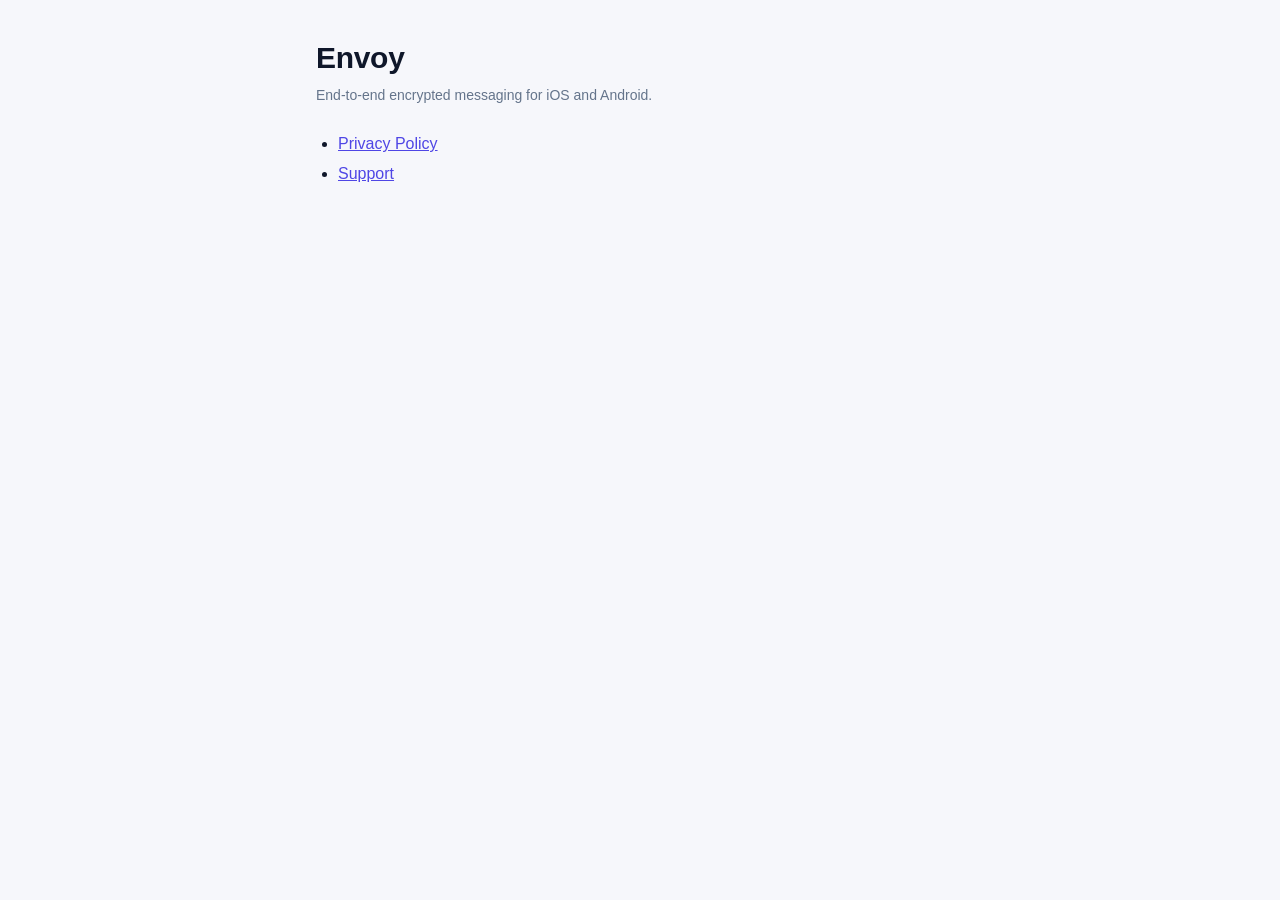
<file: index.html>
<!doctype html>
<html lang="en"><head><meta charset="utf-8"><meta name="viewport" content="width=device-width,initial-scale=1">
<title>Envoy</title><link rel="stylesheet" href="style.css"></head><body><main>
<h1>Envoy</h1>
<p class="date">End-to-end encrypted messaging for iOS and Android.</p>
<ul><li><a href="privacy.html">Privacy Policy</a></li><li><a href="support.html">Support</a></li></ul>
</main></body></html>
</file>
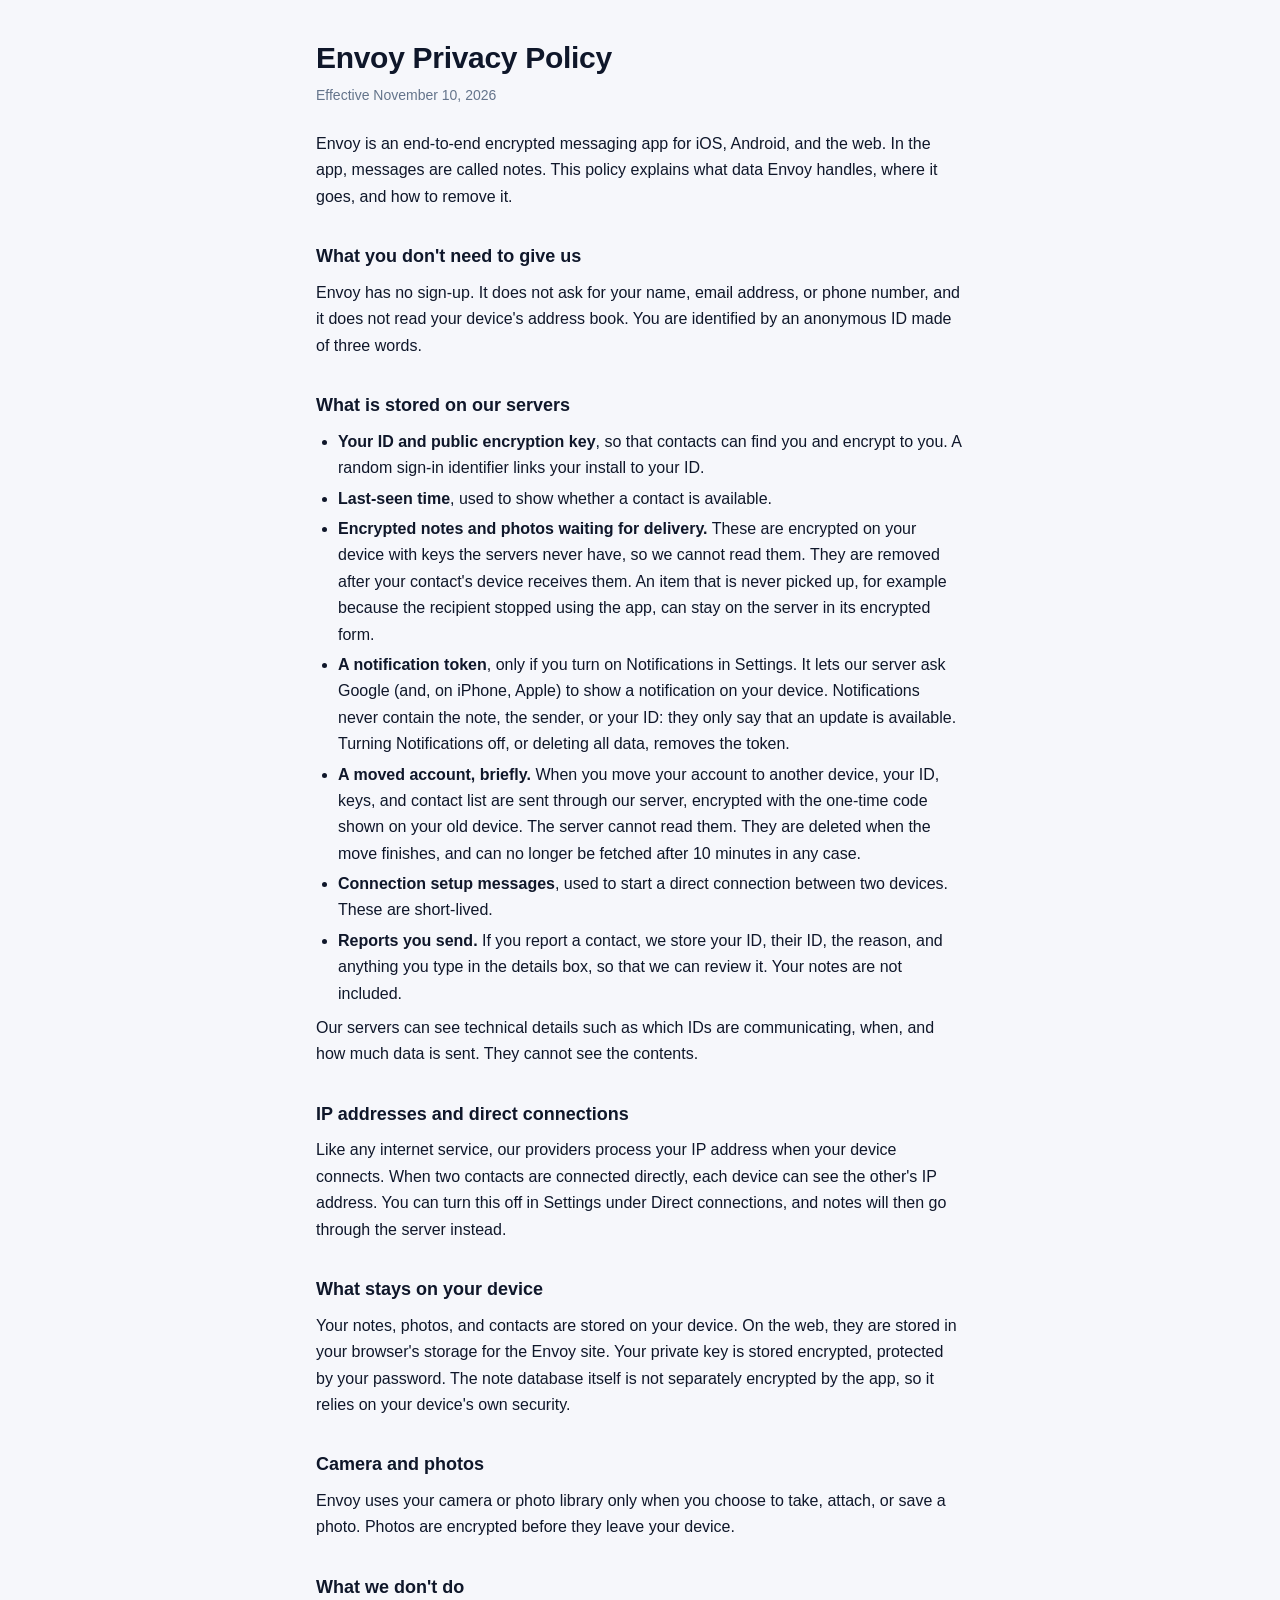
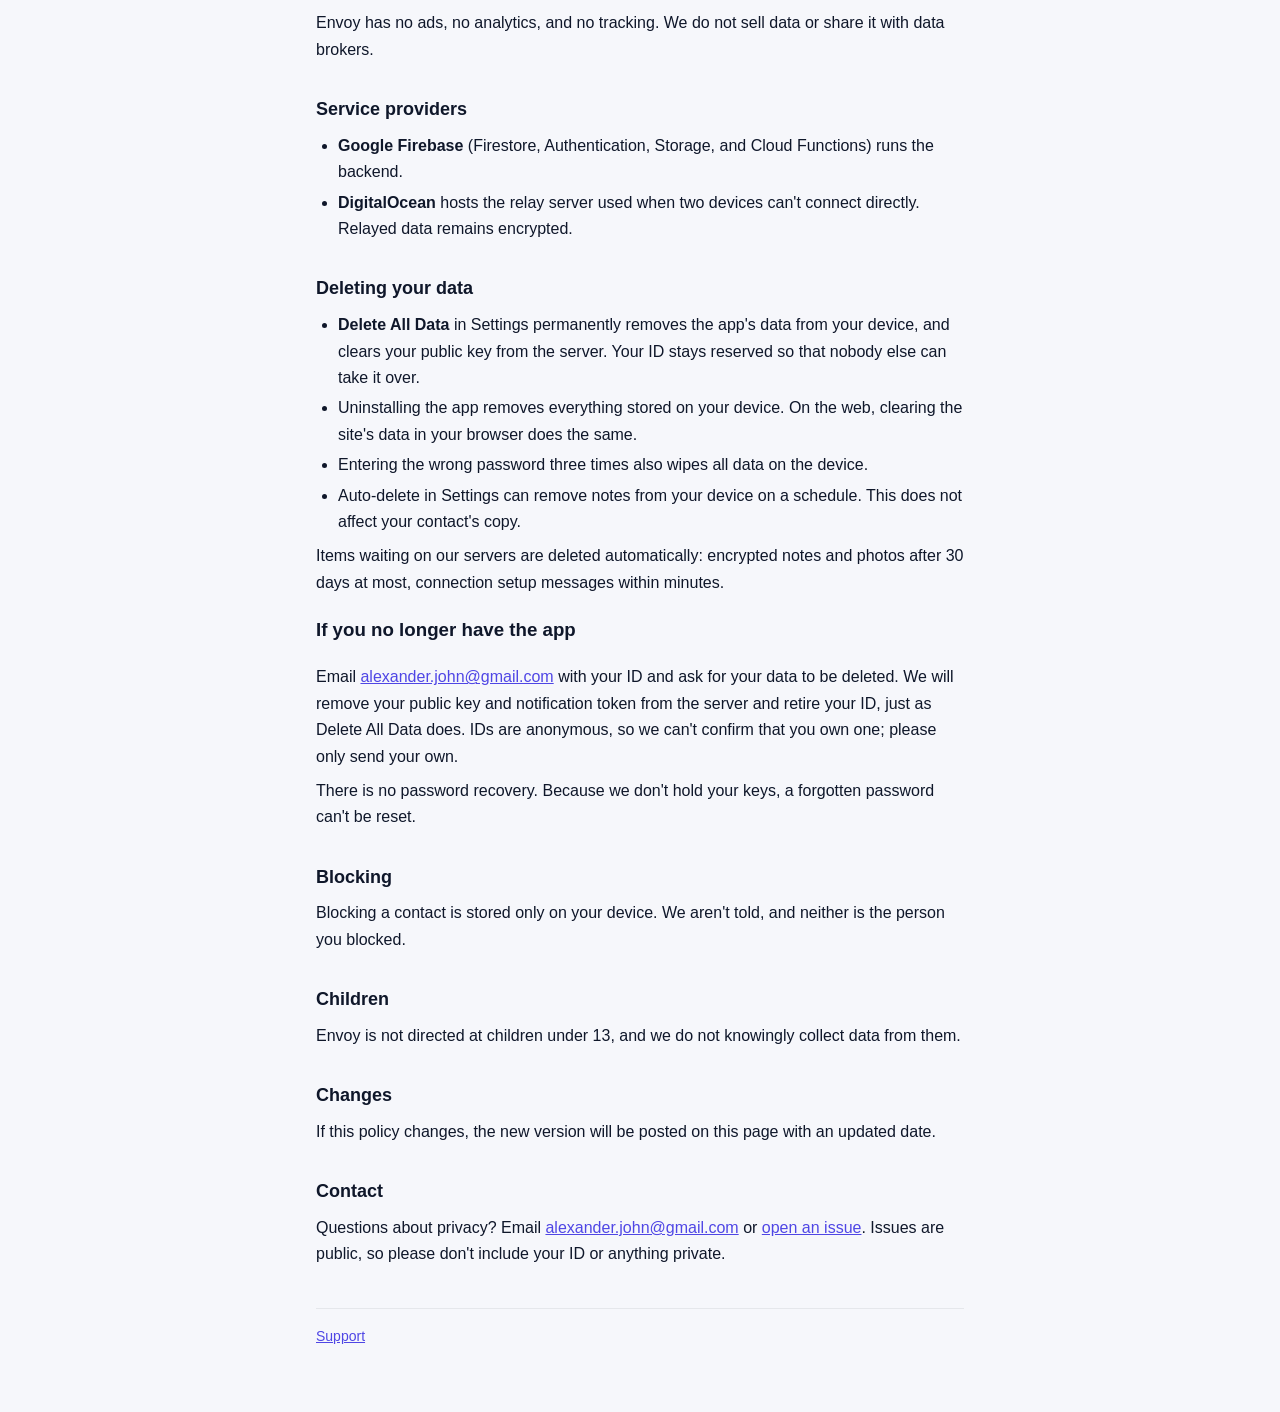
<file: privacy.html>
<!doctype html>
<html lang="en"><head><meta charset="utf-8"><meta name="viewport" content="width=device-width,initial-scale=1">
<title>Envoy Privacy Policy</title><link rel="stylesheet" href="style.css"></head><body><main>
<h1>Envoy Privacy Policy</h1>
<p class="date">Effective November 10, 2026</p>

<p>Envoy is an end-to-end encrypted messaging app for iOS, Android, and the web. In the app, messages are called notes. This policy explains what data Envoy handles, where it goes, and how to remove it.</p>

<h2>What you don't need to give us</h2>
<p>Envoy has no sign-up. It does not ask for your name, email address, or phone number, and it does not read your device's address book. You are identified by an anonymous ID made of three words.</p>

<h2>What is stored on our servers</h2>
<ul>
<li><strong>Your ID and public encryption key</strong>, so that contacts can find you and encrypt to you. A random sign-in identifier links your install to your ID.</li>
<li><strong>Last-seen time</strong>, used to show whether a contact is available.</li>
<li><strong>Encrypted notes and photos waiting for delivery.</strong> These are encrypted on your device with keys the servers never have, so we cannot read them. They are removed after your contact's device receives them. An item that is never picked up, for example because the recipient stopped using the app, can stay on the server in its encrypted form.</li>
<li><strong>A notification token</strong>, only if you turn on Notifications in Settings. It lets our server ask Google (and, on iPhone, Apple) to show a notification on your device. Notifications never contain the note, the sender, or your ID: they only say that an update is available. Turning Notifications off, or deleting all data, removes the token.</li>
<li><strong>A moved account, briefly.</strong> When you move your account to another device, your ID, keys, and contact list are sent through our server, encrypted with the one-time code shown on your old device. The server cannot read them. They are deleted when the move finishes, and can no longer be fetched after 10 minutes in any case.</li>
<li><strong>Connection setup messages</strong>, used to start a direct connection between two devices. These are short-lived.</li>
<li><strong>Reports you send.</strong> If you report a contact, we store your ID, their ID, the reason, and anything you type in the details box, so that we can review it. Your notes are not included.</li>
</ul>
<p>Our servers can see technical details such as which IDs are communicating, when, and how much data is sent. They cannot see the contents.</p>

<h2>IP addresses and direct connections</h2>
<p>Like any internet service, our providers process your IP address when your device connects. When two contacts are connected directly, each device can see the other's IP address. You can turn this off in Settings under Direct connections, and notes will then go through the server instead.</p>

<h2>What stays on your device</h2>
<p>Your notes, photos, and contacts are stored on your device. On the web, they are stored in your browser's storage for the Envoy site. Your private key is stored encrypted, protected by your password. The note database itself is not separately encrypted by the app, so it relies on your device's own security.</p>

<h2>Camera and photos</h2>
<p>Envoy uses your camera or photo library only when you choose to take, attach, or save a photo. Photos are encrypted before they leave your device.</p>

<h2>What we don't do</h2>
<p>Envoy has no ads, no analytics, and no tracking. We do not sell data or share it with data brokers.</p>

<h2>Service providers</h2>
<ul>
<li><strong>Google Firebase</strong> (Firestore, Authentication, Storage, and Cloud Functions) runs the backend.</li>
<li><strong>DigitalOcean</strong> hosts the relay server used when two devices can't connect directly. Relayed data remains encrypted.</li>
</ul>

<h2>Deleting your data</h2>
<ul>
<li><strong>Delete All Data</strong> in Settings permanently removes the app's data from your device, and clears your public key from the server. Your ID stays reserved so that nobody else can take it over.</li>
<li>Uninstalling the app removes everything stored on your device. On the web, clearing the site's data in your browser does the same.</li>
<li>Entering the wrong password three times also wipes all data on the device.</li>
<li>Auto-delete in Settings can remove notes from your device on a schedule. This does not affect your contact's copy.</li>
</ul>
<p>Items waiting on our servers are deleted automatically: encrypted notes and photos after 30 days at most, connection setup messages within minutes.</p>
<h3 id="delete-without-app">If you no longer have the app</h3>
<p>Email <a href="mailto:alexander.john@gmail.com">alexander.john@gmail.com</a> with your ID and ask for your data to be deleted. We will remove your public key and notification token from the server and retire your ID, just as Delete All Data does. IDs are anonymous, so we can't confirm that you own one; please only send your own.</p>
<p>There is no password recovery. Because we don't hold your keys, a forgotten password can't be reset.</p>

<h2>Blocking</h2>
<p>Blocking a contact is stored only on your device. We aren't told, and neither is the person you blocked.</p>

<h2>Children</h2>
<p>Envoy is not directed at children under 13, and we do not knowingly collect data from them.</p>

<h2>Changes</h2>
<p>If this policy changes, the new version will be posted on this page with an updated date.</p>

<h2>Contact</h2>
<p>Questions about privacy? Email <a href="mailto:alexander.john@gmail.com">alexander.john@gmail.com</a> or <a href="https://github.com/envoyapp/envoy-legal/issues/new">open an issue</a>. Issues are public, so please don't include your ID or anything private.</p>

<footer><a href="support.html">Support</a></footer>
</main></body></html>
</file>
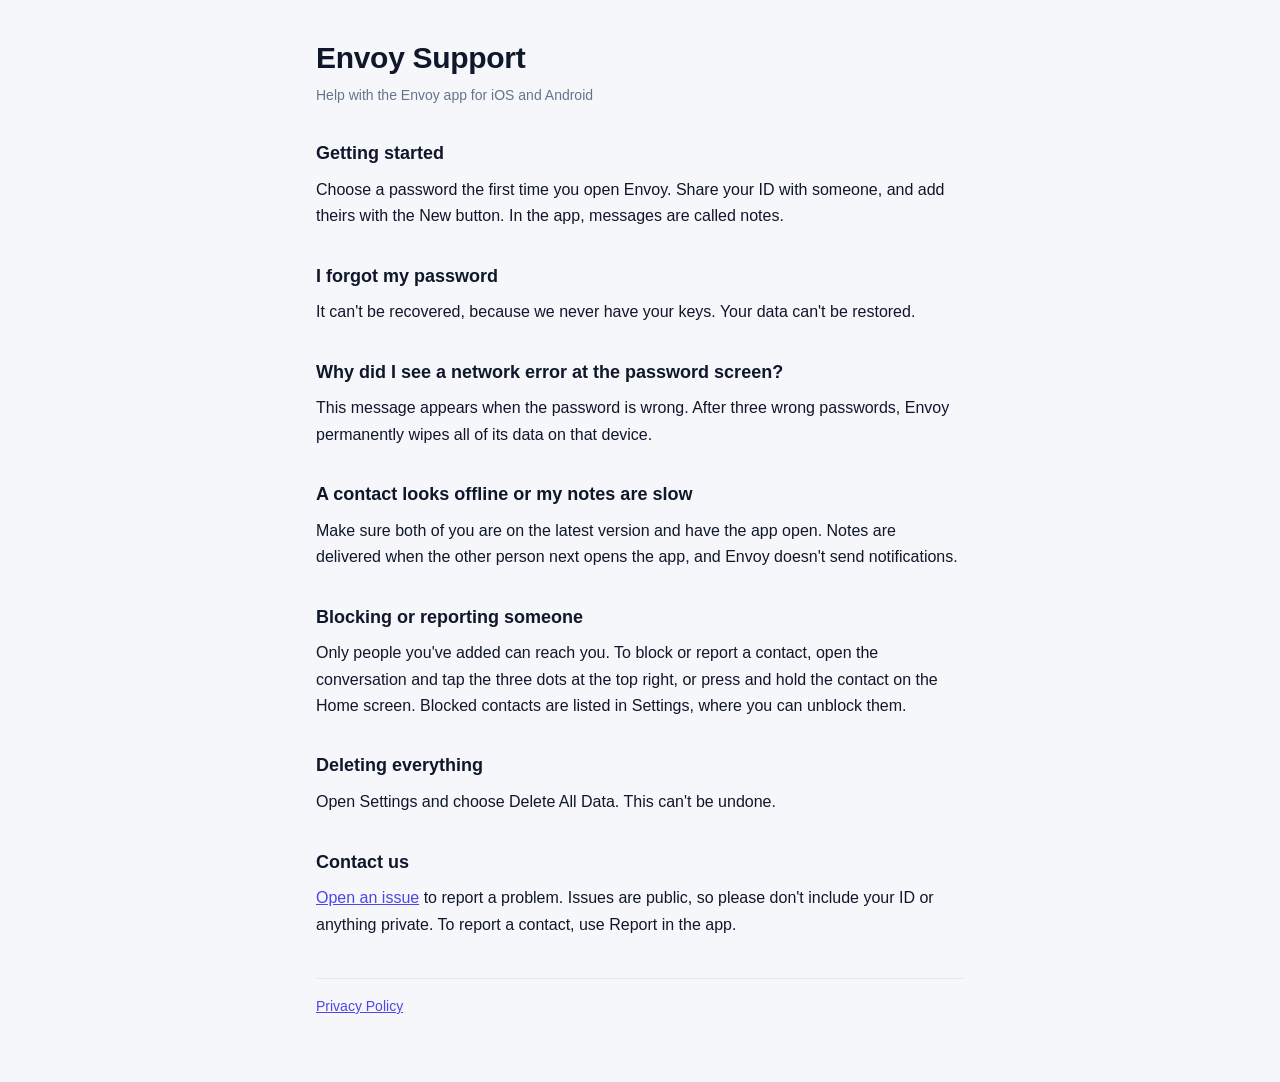
<file: support.html>
<!doctype html>
<html lang="en"><head><meta charset="utf-8"><meta name="viewport" content="width=device-width,initial-scale=1">
<title>Envoy Support</title><link rel="stylesheet" href="style.css"></head><body><main>
<h1>Envoy Support</h1>
<p class="date">Help with the Envoy app for iOS and Android</p>

<h2>Getting started</h2>
<p>Choose a password the first time you open Envoy. Share your ID with someone, and add theirs with the New button. In the app, messages are called notes.</p>

<h2>I forgot my password</h2>
<p>It can't be recovered, because we never have your keys. Your data can't be restored.</p>

<h2>Why did I see a network error at the password screen?</h2>
<p>This message appears when the password is wrong. After three wrong passwords, Envoy permanently wipes all of its data on that device.</p>

<h2>A contact looks offline or my notes are slow</h2>
<p>Make sure both of you are on the latest version and have the app open. Notes are delivered when the other person next opens the app, and Envoy doesn't send notifications.</p>

<h2>Blocking or reporting someone</h2>
<p>Only people you've added can reach you. To block or report a contact, open the conversation and tap the three dots at the top right, or press and hold the contact on the Home screen. Blocked contacts are listed in Settings, where you can unblock them.</p>

<h2>Deleting everything</h2>
<p>Open Settings and choose Delete All Data. This can't be undone.</p>

<h2>Contact us</h2>
<p><a href="https://github.com/envoyapp/envoy-legal/issues/new">Open an issue</a> to report a problem. Issues are public, so please don't include your ID or anything private. To report a contact, use Report in the app.</p>

<footer><a href="privacy.html">Privacy Policy</a></footer>
</main></body></html>
</file>
<file: style.css>
:root { --ink:#0f172a; --muted:#64748b; --line:#e5e7eb; --bg:#f6f7fb; --card:#fff; --accent:#4f46e5; }
@media (prefers-color-scheme: dark) { :root { --ink:#e5e7ef; --muted:#9097ad; --line:#26263a; --bg:#0b0b14; --card:#13131f; --accent:#818cf8; } }
* { box-sizing: border-box; }
body { margin:0; background:var(--bg); color:var(--ink); font:16px/1.65 -apple-system,BlinkMacSystemFont,"Segoe UI",Roboto,sans-serif; }
main { max-width:680px; margin:0 auto; padding:40px 16px 64px; }
h1 { font-size:30px; line-height:1.2; margin:0 0 4px; letter-spacing:-.3px; }
h2 { font-size:18px; margin:32px 0 6px; }
p, ul { margin:8px 0; } ul { padding-left:22px; } li { margin:4px 0; }
.date { color:var(--muted); font-size:14px; margin-bottom:24px; }
a { color:var(--accent); }
footer { margin-top:40px; padding-top:16px; border-top:1px solid var(--line); color:var(--muted); font-size:14px; }
</file>
